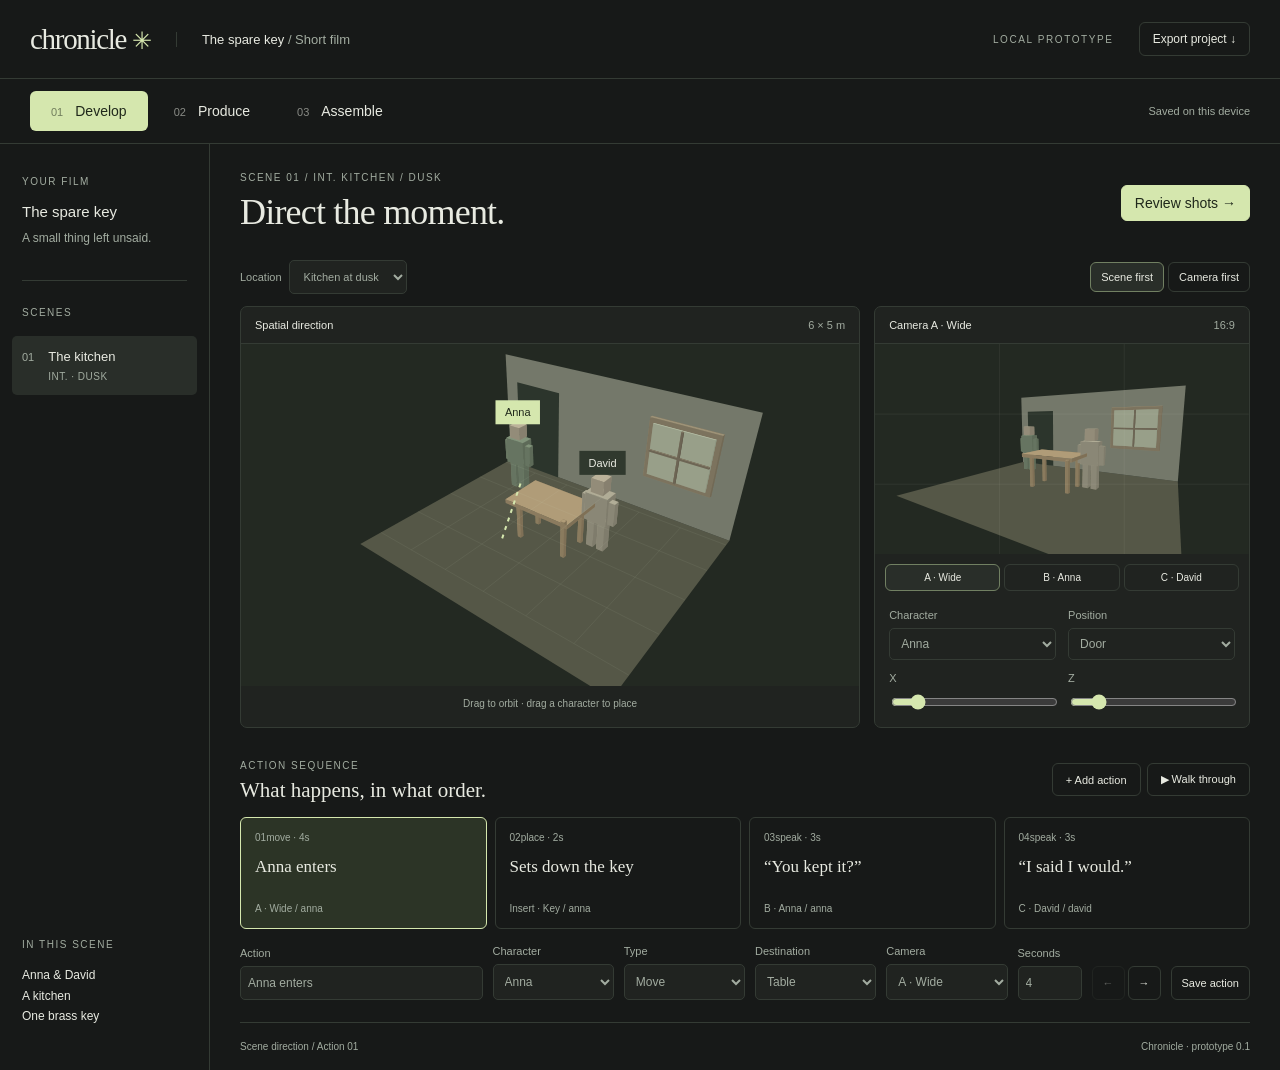
<file: index.html>
<!doctype html>
<html lang="en">
<meta charset="utf-8">
<meta name="viewport" content="width=device-width,initial-scale=1">
<title>Chronicle · The spare key</title>
<link rel="stylesheet" href="style.css">
<body>
<header><a class="brand" href="./">chronicle<span class="brand-dot">✳</span></a><div class="project-name">The spare key <span> / Short film</span></div><span class="prototype">LOCAL PROTOTYPE</span><button id="export">Export project ↓</button></header>
<nav class="stages" aria-label="Production stages"><button data-stage="develop" aria-pressed="true"><span>01</span>Develop</button><button data-stage="produce" aria-pressed="false"><span>02</span>Produce</button><button data-stage="assemble" aria-pressed="false"><span>03</span>Assemble</button><span id="save-status" role="status">Saved on this device</span></nav>
<main>
<aside class="outline"><div class="eyebrow">YOUR FILM</div><h2>The spare key</h2><p class="muted">A small thing left unsaid.</p><div class="divider"></div><div class="eyebrow">SCENES</div><div class="scene-selected"><span>01</span><div>The kitchen<small>INT. · DUSK</small></div></div><div class="outline-bottom"><span class="eyebrow">IN THIS SCENE</span><p>Anna & David<br>A kitchen<br>One brass key</p></div></aside>
<div class="workspace">
<div class="title-row"><div><div class="eyebrow">SCENE 01 / INT. KITCHEN / DUSK</div><h1 id="stage-title">Direct the moment.</h1></div><button id="next-stage" class="primary">Review shots →</button></div>
<section id="develop" aria-label="Develop scene">
<div class="scene-meta"><label>Location<select id="location"><option value="kitchen">Kitchen at dusk</option><option value="diner">Roadside diner</option></select></label><div class="layout-toggle" aria-label="Workspace layout"><button data-layout="space" aria-pressed="true">Scene first</button><button data-layout="camera" aria-pressed="false">Camera first</button></div></div>
<div id="director" class="director">
<div class="set-pane"><div class="panel-head"><span>Spatial direction</span><span>6 × 5 m</span></div><canvas id="set" aria-label="3D scene. Drag a character to move it, or drag the background to orbit. Use the position controls for keyboard placement."></canvas><div class="canvas-foot">Drag to orbit · drag a character to place</div></div>
<div class="frame-pane"><div class="panel-head"><span id="camera-name">Camera A · Wide</span><span>16:9</span></div><canvas id="frame" aria-label="Live camera framing preview"></canvas><div class="camera-tabs"><button data-camera="wide" aria-pressed="true">A · Wide</button><button data-camera="anna" aria-pressed="false">B · Anna</button><button data-camera="david" aria-pressed="false">C · David</button></div><div class="inspector"><label>Character<select id="actor"><option value="anna">Anna</option><option value="david">David</option></select></label><label>Position<select id="position"><option value="door">Door</option><option value="table">Table</option><option value="window">Window</option></select></label><label>X <input id="pos-x" type="range" min="-2.5" max="2.5" step=".05"></label><label>Z <input id="pos-z" type="range" min="-1.8" max="2" step=".05"></label></div></div>
</div>
<div class="section-head"><div><span class="eyebrow">ACTION SEQUENCE</span><p>What happens, in what order.</p></div><div><button id="add-beat">+ Add action</button><button id="play">▶ Walk through</button></div></div>
<div id="beats" class="beats" aria-label="Action sequence"></div>
<form id="action-editor" class="action-editor"><label>Action<input id="beat-title" maxlength="100" required></label><label>Character<select id="beat-actor"><option value="anna">Anna</option><option value="david">David</option></select></label><label>Type<select id="beat-type"><option value="move">Move</option><option value="place">Place key</option><option value="speak">Speak</option><option value="wait">Wait</option></select></label><label id="destination-wrap">Destination<select id="beat-destination"><option value="table">Table</option><option value="window">Window</option><option value="door">Door</option></select></label><label>Camera<select id="beat-camera"><option value="wide">A · Wide</option><option value="anna">B · Anna</option><option value="david">C · David</option><option value="key">Insert · Key</option></select></label><label>Seconds<input id="beat-duration" type="number" min="1" max="30" step=".5" required></label><div class="beat-order"><button type="button" id="beat-earlier" aria-label="Move action earlier">←</button><button type="button" id="beat-later" aria-label="Move action later">→</button></div><button type="submit">Save action</button></form>
</section>
<section id="produce" hidden aria-label="Review shots"><p class="stage-note">Your direction becomes a shot plan. Import an image or video for each shot to try the assembly. Generation is not connected.</p><div id="shots" class="shot-grid"></div><p class="muted small">Imported media stays in this browser session. Project exports contain the plan and filenames, not the media files.</p></section>
<section id="assemble" hidden aria-label="Assemble sequence"><div class="assembly-view"><div id="assembly-media"></div><aside><span class="eyebrow">SELECTED SHOT</span><h2 id="assembly-title"></h2><p id="assembly-detail" class="muted"></p><label>Duration in cut<input id="cut-duration" type="number" min="1" max="30" step=".5"></label><div class="reorder"><button id="cut-earlier">← Earlier</button><button id="cut-later">Later →</button></div><p class="muted small">Storyboard playback. Video uses the start of each imported clip; no trim or movie export yet.</p></aside></div><div class="section-head"><div><span class="eyebrow">SCENE ASSEMBLY</span><p id="runtime"></p></div><button id="play-cut">▶ Preview sequence</button></div><div id="timeline" class="timeline"></div></section>
<footer><span id="context-label">Scene direction / Action 01</span><span>Chronicle · prototype 0.1</span></footer>
</div></main>
<script src="app.js"></script>
</body></html>
</file>
<file: style.css>
:root{color-scheme:dark;--bg:#171918;--panel:#202320;--raised:#292e29;--line:#343b34;--text:#e8eae1;--muted:#a2aca0;--accent:#d5e7ae;--ink:#20281b;font-family:Inter,-apple-system,BlinkMacSystemFont,'Segoe UI',sans-serif;font-size:14px}*{box-sizing:border-box}body{margin:0;background:var(--bg);color:var(--text)}button,input,select{font:inherit;color:inherit}button,select{cursor:pointer}button{background:transparent;border:1px solid var(--line);border-radius:6px;padding:9px 13px;transition:background .15s}button:hover{background:var(--raised)}button:disabled{opacity:.35;cursor:default}button[aria-pressed=true]{background:var(--raised);border-color:#718062}button.primary{background:var(--accent);color:var(--ink);border-color:var(--accent);font-weight:500}button:focus-visible,input:focus-visible,select:focus-visible,a:focus-visible{outline:2px solid var(--accent);outline-offset:3px}header{display:flex;align-items:center;gap:25px;padding:22px 30px;border-bottom:1px solid var(--line);min-width:0}.brand{font-family:Georgia,serif;font-size:29px;letter-spacing:-1.3px;text-decoration:none;color:var(--text)}.brand-dot{color:var(--accent);margin-left:6px;font-size:24px}.project-name{font-size:13px;border-left:1px solid var(--line);padding-left:25px}.project-name span{color:var(--muted)}.prototype{margin-left:auto;font-size:10px;letter-spacing:1.6px;color:var(--muted)}header button{font-size:12px}.stages{display:flex;gap:5px;align-items:center;padding:12px 30px;border-bottom:1px solid var(--line)}.stages button{border-color:transparent;padding:11px 20px}.stages button span{font-size:11px;opacity:.55;margin-right:12px}.stages button[aria-pressed=true]{background:var(--accent);color:var(--ink)}#save-status{margin-left:auto;color:var(--muted);font-size:11px}main{display:grid;grid-template-columns:210px minmax(0,1fr)}.outline{padding:32px 22px;border-right:1px solid var(--line);display:flex;flex-direction:column}.eyebrow{font-size:10px;letter-spacing:1.5px;color:var(--muted);font-weight:500}h1,h2,p{margin-top:0}h1{font:400 36px/1.2 Georgia,serif;letter-spacing:-.8px;margin:8px 0 0}h2{font-weight:500;font-size:15px;margin:16px 0 8px}.muted{color:var(--muted)}.small{font-size:12px;line-height:1.6}.outline p{font-size:12px;line-height:1.7}.divider{height:1px;background:var(--line);margin:20px 0 26px}.scene-selected{display:flex;gap:14px;margin:18px -10px;padding:13px 10px;background:var(--raised);border-radius:5px;font-size:13px}.scene-selected>span{color:var(--muted);font-size:11px;padding-top:2px}small{display:block;font-size:10px;color:var(--muted);margin-top:7px;letter-spacing:.5px}.outline-bottom{margin-top:auto;padding-top:80px}.outline-bottom p{margin-top:14px}.workspace{padding:28px 30px 0;min-width:0;max-width:1600px;width:100%;margin:auto}.title-row{display:flex;justify-content:space-between;align-items:center;gap:20px;margin-bottom:26px}.scene-meta{display:flex;align-items:center;justify-content:space-between;gap:16px;margin-bottom:12px}label{font-size:11px;color:var(--muted);display:flex;flex-direction:column;gap:7px;min-width:0}select,input{background:var(--panel);border:1px solid var(--line);border-radius:5px;padding:9px 10px;width:100%;min-width:0}input[type=range]{padding:0;accent-color:var(--accent)}.scene-meta label{flex-direction:row;align-items:center}.scene-meta select{width:auto}.layout-toggle{display:flex;gap:4px}.layout-toggle button{font-size:11px;padding:8px 10px}.director{display:grid;grid-template-columns:minmax(0,1.65fr) minmax(0,1fr);gap:14px}.director.camera-first{grid-template-columns:minmax(0,1fr) minmax(0,1.65fr)}.set-pane,.frame-pane{min-width:0;border:1px solid var(--line);border-radius:7px;overflow:hidden;background:var(--panel)}.panel-head{display:flex;align-items:center;justify-content:space-between;gap:10px;padding:12px 14px;border-bottom:1px solid var(--line);font-size:11px}.panel-head span+span{color:var(--muted)}canvas{display:block;width:100%}#set{height:342px;touch-action:none;cursor:grab}#set:active{cursor:grabbing}#frame{aspect-ratio:16/9}.canvas-foot{text-align:center;color:var(--muted);font-size:10px;padding:12px}.camera-tabs{display:flex;gap:4px;padding:10px}.camera-tabs button{flex:1;padding:7px 4px;font-size:10px}.inspector{display:grid;grid-template-columns:1fr 1fr;gap:12px;padding:8px 14px 14px}.inspector select{padding:7px;font-size:12px}.section-head{display:flex;align-items:center;justify-content:space-between;gap:16px;margin:28px 0 14px}.section-head p{font:400 21px Georgia,serif;margin:6px 0 0}.section-head button{font-size:11px}.section-head>div:last-child{display:flex;gap:6px}.beats{display:grid;grid-template-columns:repeat(auto-fit,minmax(150px,1fr));gap:8px}.beat{text-align:left;padding:14px;min-height:112px;display:flex;flex-direction:column;gap:14px}.beat-top{display:flex;justify-content:space-between;font-size:10px;color:var(--muted)}.beat-name{font:400 17px Georgia,serif;overflow-wrap:anywhere}.beat-bottom{font-size:10px;color:var(--muted);margin-top:auto}.beat[aria-pressed=true]{border-color:var(--accent);background:#2c3426}.action-editor{display:grid;grid-template-columns:minmax(145px,2fr) repeat(4,minmax(85px,1fr)) 64px auto auto;gap:10px;align-items:end;margin:16px 0 22px}.action-editor input,.action-editor select{font-size:12px;padding:9px 7px}.action-editor button{font-size:11px;white-space:nowrap;padding:10px}.beat-order{display:flex;gap:3px}.stage-note{max-width:640px;color:var(--muted);line-height:1.7;margin:0 0 25px}.shot-grid{display:grid;grid-template-columns:repeat(2,minmax(0,1fr));gap:20px}.shot{border:1px solid var(--line);border-radius:7px;overflow:hidden;min-width:0}.shot canvas,.shot video,.shot img{width:100%;aspect-ratio:16/9;object-fit:contain;background:#111;display:block}.shot-info{padding:15px}.shot-info h2{margin:0 0 7px}.shot-info p{font-size:12px;line-height:1.6;color:var(--muted);overflow-wrap:anywhere}.shot-info label{display:inline-flex;color:var(--text);padding:8px 10px;border:1px solid var(--line);border-radius:5px;cursor:pointer}.shot-info input[type=file]{position:absolute;width:1px;height:1px;opacity:0}.shot-info label:focus-within{outline:2px solid var(--accent)}.shot-source{font-size:10px;color:var(--accent);margin-bottom:12px}.assembly-view{display:grid;grid-template-columns:minmax(0,3fr) minmax(160px,1fr);gap:24px}.assembly-view canvas,.assembly-view video,.assembly-view img{width:100%;aspect-ratio:16/9;object-fit:contain;background:#111;display:block;border-radius:6px}.assembly-view aside h2{font:400 24px Georgia,serif;margin-top:12px}.assembly-view aside label{margin-top:25px}.reorder{display:flex;gap:5px;margin-top:12px}.reorder button{font-size:11px}.timeline{display:flex;gap:6px;flex-wrap:wrap;margin-bottom:40px}.timeline button{flex-grow:1;flex-basis:120px;text-align:left;min-height:92px;display:flex;flex-direction:column;justify-content:space-between;border-top:3px solid #68775b;overflow-wrap:anywhere}.timeline span{font-size:11px;color:var(--muted)}footer{display:flex;justify-content:space-between;gap:14px;padding:18px 0;border-top:1px solid var(--line);font-size:10px;color:var(--muted)}[hidden]{display:none!important}@media(min-width:1500px){#set{height:420px}}@media(max-width:1200px){.outline{display:none}main{grid-template-columns:1fr}.action-editor{grid-template-columns:repeat(4,minmax(0,1fr))}.action-editor label:first-child{grid-column:span 2}}@media(max-width:750px){header{padding:17px;gap:15px;flex-wrap:wrap}.project-name{padding-left:15px}.project-name span,.prototype{display:none}header button{margin-left:auto}.stages{padding:10px 12px;flex-wrap:wrap}.stages button{padding:10px 12px}.stages button span{margin-right:6px}#save-status{font-size:10px}.workspace{padding:24px 16px 0}h1{font-size:29px}.title-row{align-items:flex-start}.title-row button{font-size:11px}.director,.director.camera-first{grid-template-columns:1fr}.director.camera-first .frame-pane{grid-row:1}.shot-grid{grid-template-columns:1fr}.assembly-view{grid-template-columns:1fr}.assembly-view aside{display:grid;grid-template-columns:1fr 1fr;gap:12px}.assembly-view aside p{grid-column:span 2}.assembly-view aside label{margin:0}.assembly-view aside h2{margin:0}.assembly-view aside .eyebrow{grid-column:span 2}.section-head{flex-wrap:wrap}.section-head>div:last-child{flex-wrap:wrap}.action-editor{grid-template-columns:repeat(2,minmax(0,1fr))}.scene-meta{flex-wrap:wrap}#set{height:300px}}@media(prefers-reduced-motion:reduce){*{transition:none!important}}
</file>
